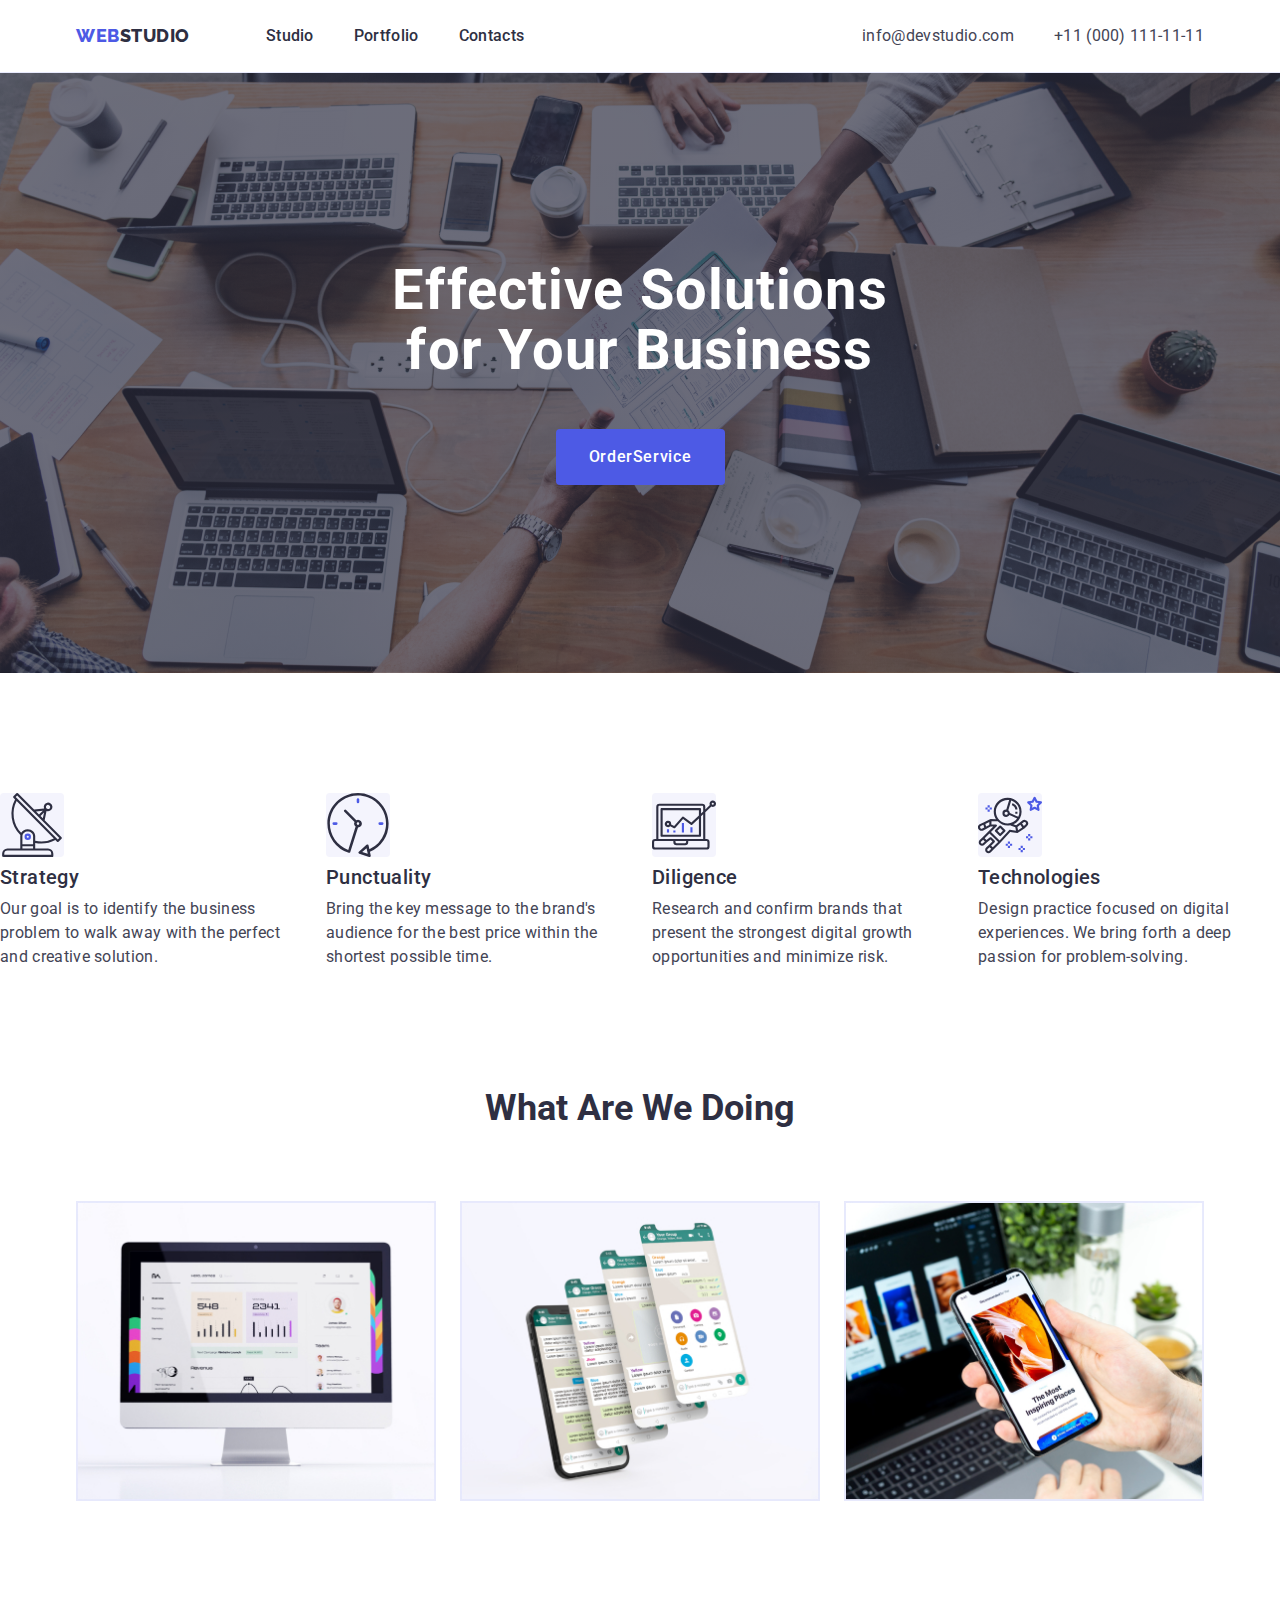
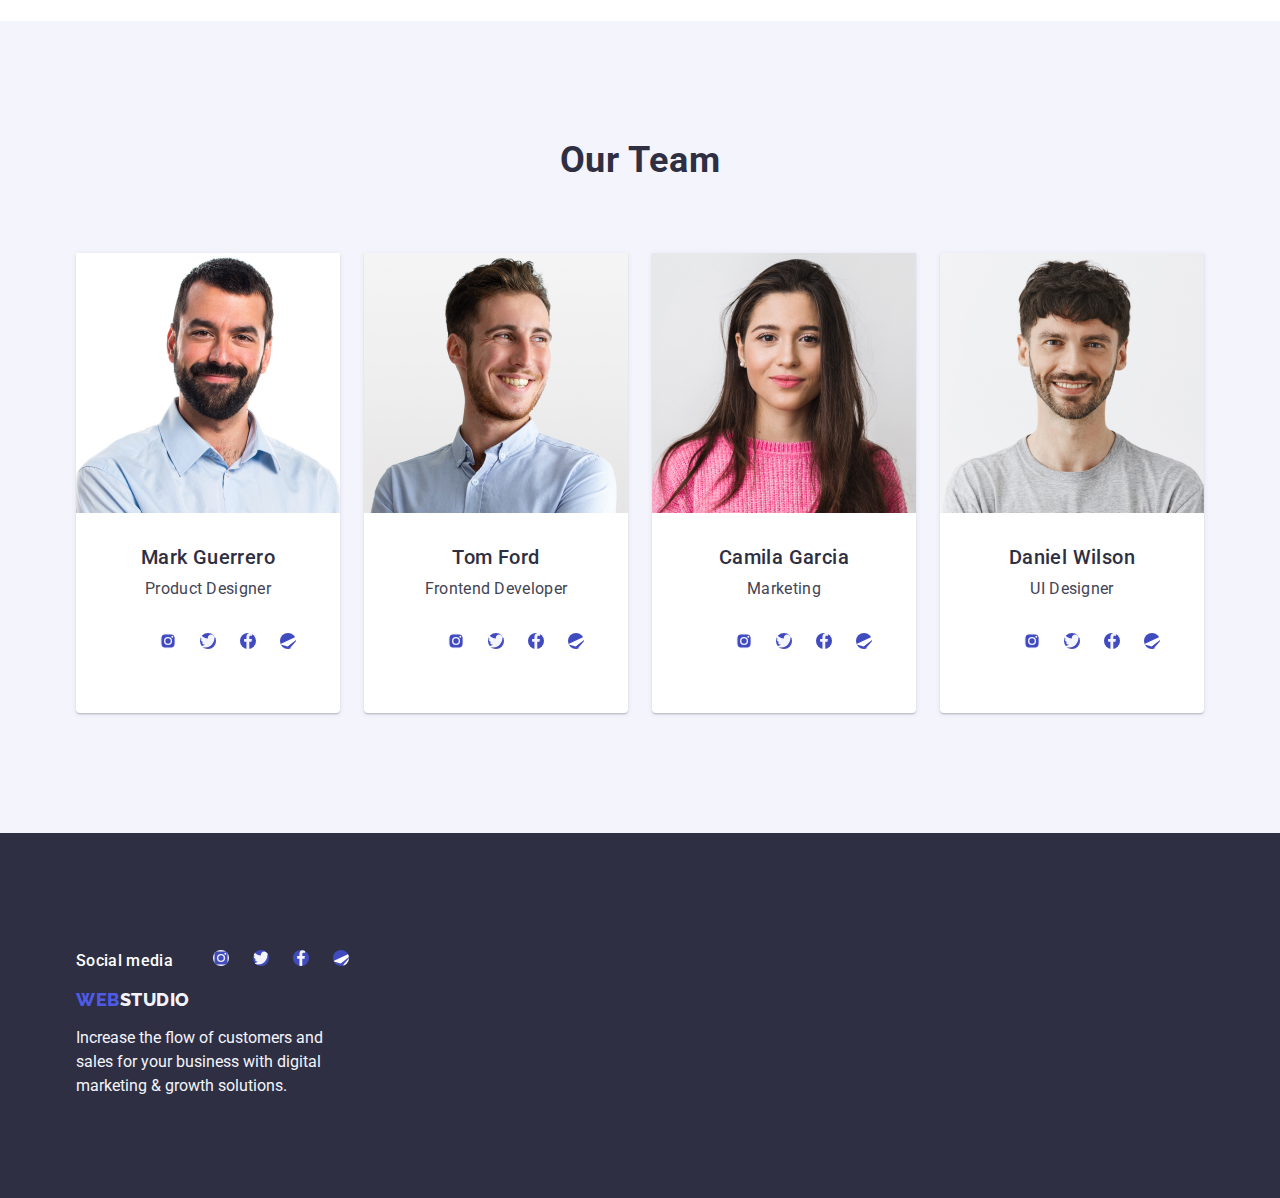
<file: index.html>
<!DOCTYPE html>
<html lang="en">

<head>
  <meta charset="UTF-8" />
  <meta http-equiv="X-UA-Compatible" content="IE=edge" />
  <meta name="viewport" content="width=device-width, initial-scale=1.0" />
  <title>Document</title>
  <link href="https://cdn.jsdelivr.net/npm/modern-normalize@1.1.0/modern-normalize.min.css" rel="stylesheet" />
  <link rel="preconnect" href="https://fonts.googleapis.com" />
  <link rel="preconnect" href="https://fonts.gstatic.com" crossorigin />
  <link href="https://fonts.googleapis.com/css2?family=Raleway:wght@800&family=Roboto:wght@400;500;700;900&display=swap"
    rel="stylesheet" />
  <link rel="stylesheet" href="./css/styles.css" />
</head>

<body class="body">
  <header class="box">
    <div class="header-div container">
      <nav class="nav-nav">
        <a href="./index.html" class="logo link">Web<span class="span">Studio</span>
        </a>
        <ul class="list listt">
          <li class="menua">
            <a href="./index.html" class="menu link">Studio </a>
          </li>
          <li class="menua">
            <a href="./portfolio.html" class="menu link">Portfolio </a>
          </li>
          <li class="menua"><a href="" class="menu link">Contacts </a></li>
        </ul>
      </nav>
      <address class="adress">
        <ul class="list listt">
          <li class="malto">
            <a class="adress link" href="mailto:info@devstudio.com">info@devstudio.com</a>
          </li>
          <li class="tel">
            <a class="adress link" href="tel:+110001111111">+11 (000) 111-11-11</a>
          </li>
        </ul>
      </address>
    </div>
  </header>
  <main>
    <section class="mainsection">
      <div class="container">
        <h1 class="maintext">Effective Solutions for Your Business</h1>
        <button class="btn" type="button">OrderService</button>
      </div>
    </section>
    <section class="mainsection-two">
      <div class="container"></div>
        <h2 class="arks visually-hidden">about</h2>
        <ul class="list two section-twostrategy">
          <li class="section-twostrategy">
            <div class="ikonStrategy"></div>
            <h3 class="strategy">Strategy</h3>
            <p class="strategytext">
              Our goal is to identify the business problem to walk away with
              the perfect and creative solution.
            </p>
          </li>
          <li class="section-twostrategy">
            <div class="ikonPunctuality"></div>
            <h3 class="strategy">Punctuality</h3>
            <p class="strategytext">
              Bring the key message to the brand's audience for the best price
              within the shortest possible time.
            </p>
          </li>
          <li class="section-twostrategy">
            <div class="ikonDiligence"></div>
            <h3 class="strategy">Diligence</h3>
            <p class="strategytext">
              Research and confirm brands that present the strongest digital
              growth opportunities and minimize risk.
            </p>
          </li>
          <li class="section-twostrategy">
            <div class="ikonTechnologies"></div>
            <h3 class="strategy">Technologies</h3>
            <p class="strategytext">
              Design practice focused on digital experiences. We bring forth a
              deep passion for problem-solving.
            </p>
          </li>
        </ul>
      </div>
    </section>
    <section class="jobe">
      <div class="container">
        <h2 class="ourjobe">What are we doing</h2>
        <ul class="list">
          <li class="three">
            <img class="photo" src=./images/images3.jpg alt="comp" width="360" height="300">
          </li>
          <li class="three">
            <img class="photo" src=./images/images2.jpg alt="add" width="360" height="300">
          </li>
          <li class="three">
            <img class="photo" src=./images/images1.jpg alt="mob" width="360" height="300">
          </li>
        </ul>
      </div>
    </section>
    <section class="team">
      <div class="container">
        <h2 class="teamtext">Our Team</h2>
        <ul class="list">
          <li class="back">
            <img class="bac" src=./images/img-3.jpg alt="Mark Guerrero" width="264">
            <div class="person">
              <h3 class="name">Mark Guerrero</h3>
              <p class="work">Product Designer</p>
              <div class="seti">
                <ul class="ikon">
                  <il class="instagram"> 
                  </il>
                  <li class="twitter">
                  </li>
                  <li class="facebook">
                  </li>
                  <li class="in">
                  </li>
                </ul>
              </div>
            </div>
          </li>
          <li class="back">
            <img class="bac" src=./images/img-2.jpg alt="Tom Ford" width="264">
            <div class="person">
              <h3 class="name">Tom Ford</h3>
              <p class="work">Frontend Developer</p>
              <div class="seti">
                <ul class="ikon">
                  <il class="instagram"> 
                  </il>
                  <li class="twitter">
                  </li>
                  <li class="facebook">
                  </li>
                  <li class="in">
                  </li>
                </ul>
              </div>
            </div>
          </li>
          <li class="back">
            <img class="bac" src=./images/img-1.jpg alt="Camila Garcia" width="264">
            <div class="person">
              <h3 class="name">Camila Garcia</h3>
              <p class="work">Marketing</p>
              <div class="seti">
                <ul class="ikon">
                  <il class="instagram"> 
                  </il>
                  <li class="twitter">
                  </li>
                  <li class="facebook">
                  </li>
                  <li class="in">
                  </li>
                </ul>
              </div>
            </div>
          </li>
          <li class="back">
            <img class="bac" src=./images/img.jpg alt="Daniel Wilson" width="264">
            <div class="person">
              <h3 class="name">Daniel Wilson</h3>
              <p class="work">UI Designer</p>
              <div class="seti">
                <ul class="ikon">
                  <il class="instagram"> 
                  </il>
                  <li class="twitter">
                  </li>
                  <li class="facebook">
                  </li>
                  <li class="in">
                  </li>
                </ul>
              </div>
            </div>
          </li>
        </ul>
      </div>
    </section>
  </main>
  <footer class="footer">
    <div class="container">
      <div class="Socialmedia"> 
      <p class="psocialmedia">Social media</p>
      <ul class="ikon">
        <il class="instagram"> 
        </il>
        <li class="twitter">
        </li>
        <li class="facebook">
        </li>
        <li class="in">
        </li>
      </ul>
    </div>
      <a href="./index.html" class="logoo link">Web<span class="span-footer">Studio</span></a>
      <p class="footer-text">
        Increase the flow of customers and sales for your business with
        digital marketing & growth solutions.
      </p>
    </div>
  </footer>
</body>

</html>
</file>
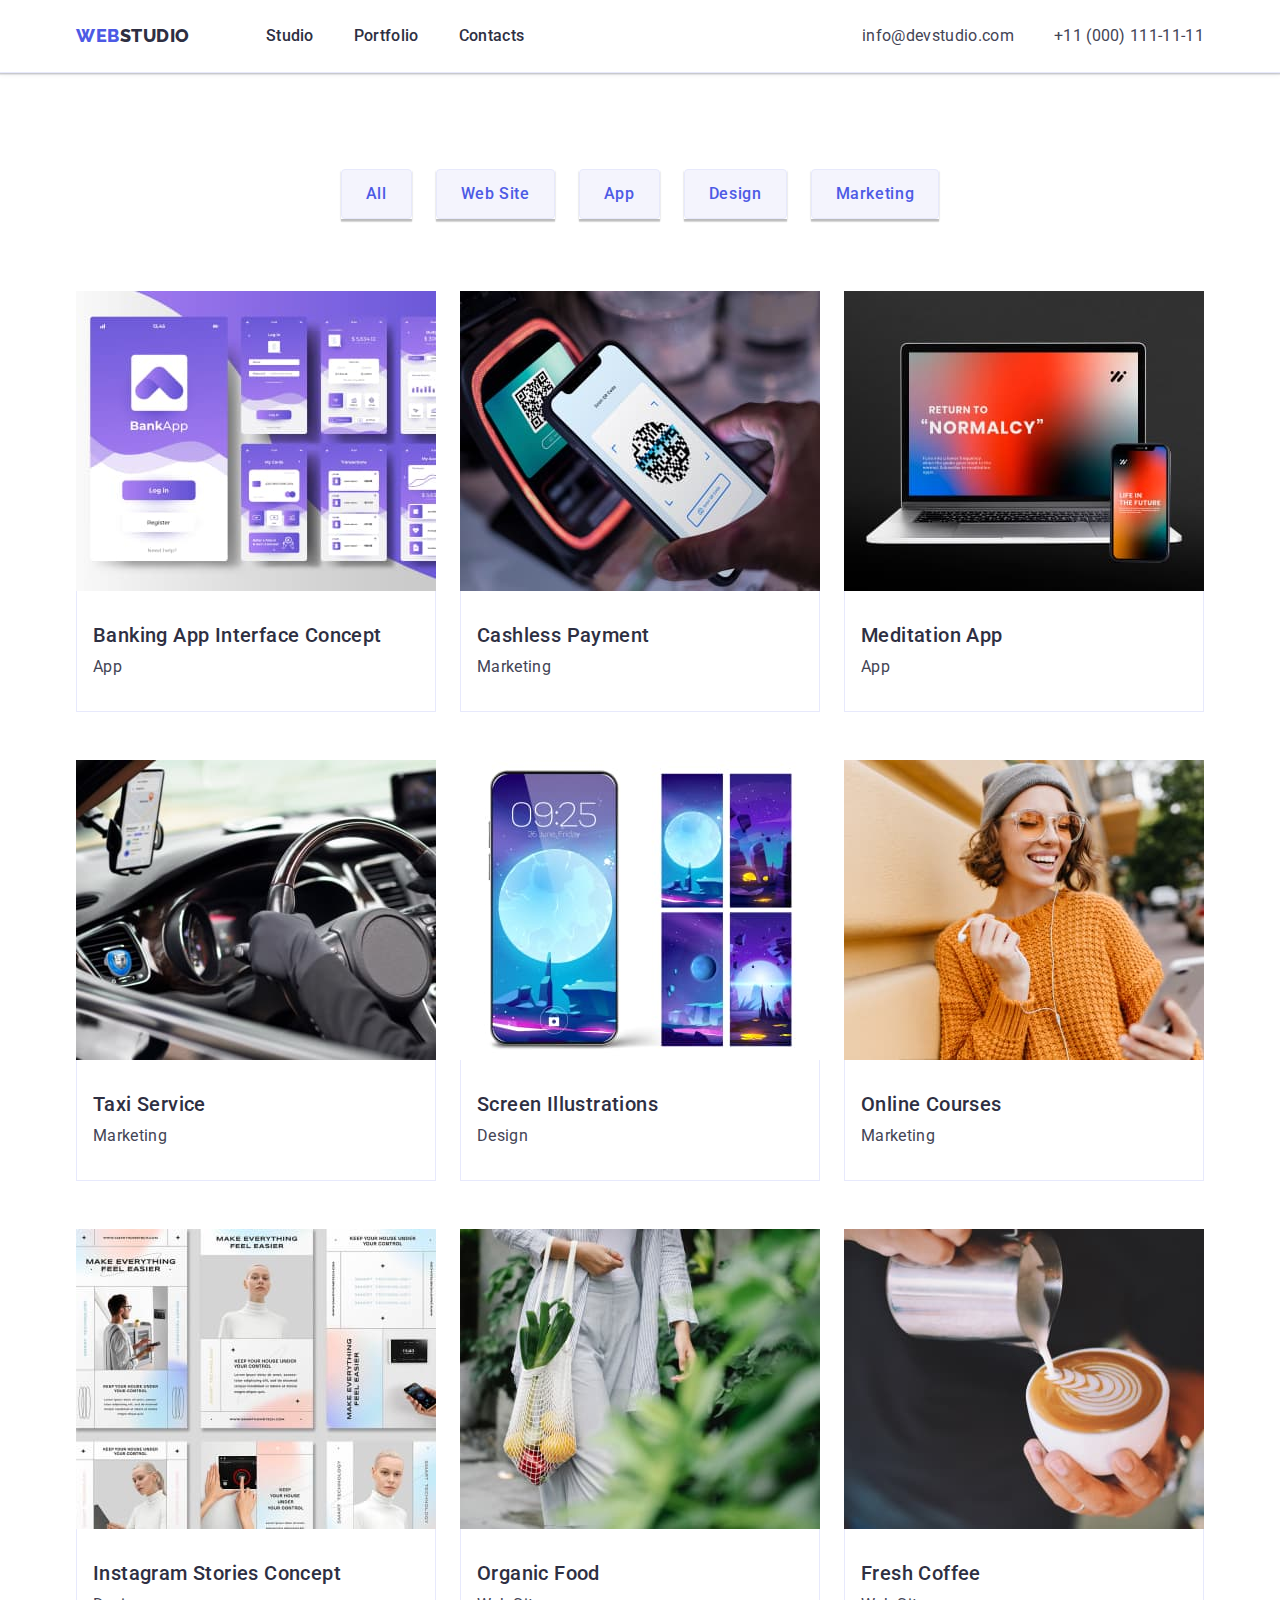
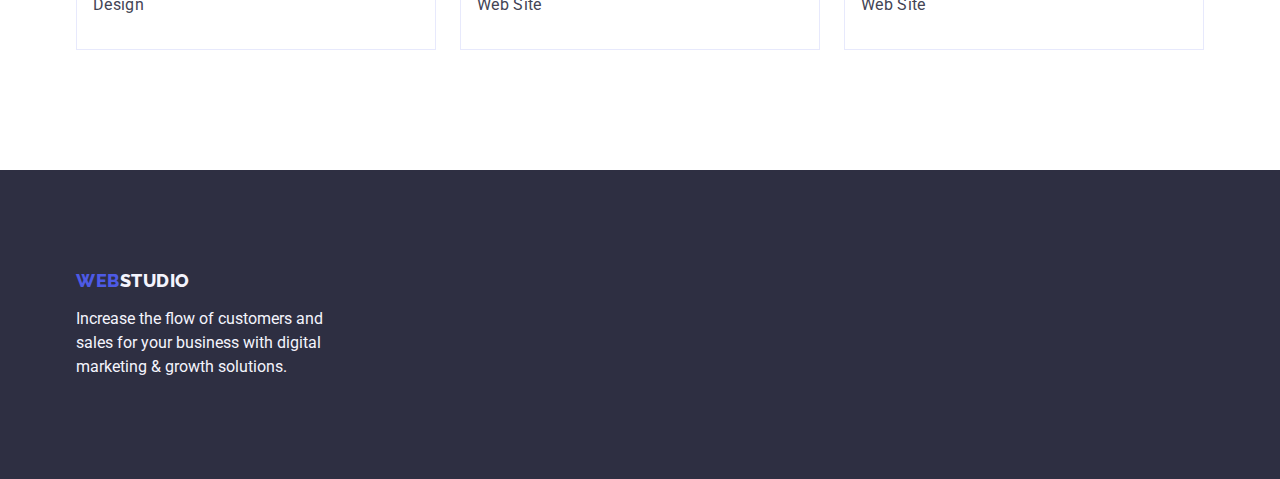
<file: portfolio.html>
<!DOCTYPE html>
<html lang="en">

<head>
    <meta charset="UTF-8">
    <meta http-equiv="X-UA-Compatible" content="IE=edge">
    <meta name="viewport" content="width=device-width, initial-scale=1.0">
    <title>Document</title>
    <link href="https://cdn.jsdelivr.net/npm/modern-normalize@1.1.0/modern-normalize.min.css" rel="stylesheet">
    <link rel="preconnect" href="https://fonts.googleapis.com">
    <link rel="preconnect" href="https://fonts.gstatic.com" crossorigin>
    <link
        href="https://fonts.googleapis.com/css2?family=Raleway:wght@800&family=Roboto:wght@400;500;700;900&display=swap"
        rel="stylesheet">
    <link rel="stylesheet" href="./css/styles.css" />
</head>

<body class="body">
    <header class="box">
        <div class="header-div container">
            <nav class="nav-nav">
                <a href="./index.html" class="logo link">Web<span class="span">Studio</span>
                </a>
                <ul class="list listt">
                    <li class="menua">
                        <a href="./index.html" class="menu link">Studio </a>
                    </li>
                    <li class="menua">
                        <a href="./portfolio.html" class="menu link">Portfolio </a>
                    </li>
                    <li class="menua"><a href="" class="menu link">Contacts </a></li>
                </ul>
            </nav>
            <address class="adress">
                <ul class="list listt">
                    <li class="malto">
                        <a class="adress link" href="mailto:info@devstudio.com">info@devstudio.com</a>
                    </li>
                    <li class="tel">
                        <a class="adress link" href="tel:+110001111111">+11 (000) 111-11-11</a>
                    </li>
                </ul>
            </address>
        </div>
    </header>
    <main>
        <section class="menuport">
            <div class="container">
                <h1 class="botn visually-hidden">botn</h1>
                <ul class="listportt">
                    <li class="knopka"><button type="button" class="search-btn">All</button> </li>
                    <li class="knopka"><button type="button" class="search-btn">Web Site</button> </li>
                    <li class="knopka"><button type="button" class="search-btn">App</button> </li>
                    <li class="knopka"><button type="button" class="search-btn">Design</button></li>
                    <li class="knopka"><button type="button" class="search-btn">Marketing</button> </li>
                </ul>
                <ul class="listport">
                    <li class="personand">
                        <a href="#" class="webs link">
                            <img src="./images/imge-9.jpg" alt="app">
                            <div class="personimg">
                                <h2 class="name">Banking App Interface Concept</h2>
                                <p class="work">App</p>
                            </div>
                        </a>
                    </li>
                    <li class="personand">
                        <a href="#" class="webs link">
                            <img src="./images/imge-8.jpg" alt="app">
                            <div class="personimg">
                                <h2 class="name">Cashless Payment</h2>
                                <p class="work">Marketing</p>
                            </div>
                        </a>
                    </li>
                    <li class="personand">
                        <a href="#" class="webs link">
                            <img src="./images/imge-7.jpg" alt="app">
                            <div class="personimg">
                                <h2 class="name">Meditation App</h2>
                                <p class="work">App</p>
                            </div>
                        </a>
                    </li>
                    <li class="personand">
                        <a href="#" class="webs link">
                            <img src="./images/imge-6.jpg" alt="app">
                            <div class="personimg">
                                <h2 class="name">Taxi Service</h2>
                                <p class="work">Marketing</p>
                            </div>
                        </a>
                    </li>
                    <li class="personand">
                        <a href="#" class="webs link">
                            <img src="./images/imge-5.jpg" alt="app">
                            <div class="personimg">
                                <h2 class="name">Screen Illustrations</h2>
                                <p class="work">Design</p>
                            </div>
                        </a>
                    </li>
                    <li class="personand">
                        <a href="#" class="webs link">
                            <img src="./images/imge-4.jpg" alt="app">
                            <div class="personimg">
                                <h2 class="name">Online Courses</h2>
                                <p class="work">Marketing</p>
                            </div>
                        </a>
                    </li>
                    <li class="personand">
                        <a href="#" class="webs link">
                            <img src="./images/imge-3.jpg" alt="app">
                            <div class="personimg">
                                <h2 class="name">Instagram Stories Concept</h2>
                                <p class="work">Design</p>
                            </div>
                        </a>
                    </li>
                    <li class="personand">
                        <a href="#" class="webs link">
                            <img src="./images/imge-2.jpg" alt="app">
                            <div class="personimg">
                                <h2 class="name">Organic Food</h2>
                                <p class="work">Web Site</p>
                            </div>
                        </a>
                    </li>
                    <li class="personand">
                        <a href="#" class="webs link">
                            <img src="./images/imge-1.jpg" alt="app">
                            <div class="personimg">
                                <h2 class="name">Fresh Coffee</h2>
                                <p class="work">Web Site</p>
                            </div>
                        </a>
                    </li>
                </ul>
            </div>
        </section>
    </main>
    <footer class="footer">
        <div class="container">
            <a href="./index.html" class="logoo link">Web<span class="span-footer">Studio</span></a>
            <p class="footer-text">
                Increase the flow of customers and sales for your business with
                digital marketing & growth solutions.
            </p>
        </div>
    </footer>
</body>

</html>
</file>
<file: css/styles.css>
:root {
  --brend: #4d5ae5;
  --dark: #2e2f42;
  --white: #ffffff;
  --btn: #4d5ae5;
  --iris: #4d5ae5;
  --cold: #f4f4fd;
  --ocian: #404bbf;
  --slate: #434455;
}

.visually-hidden {
  position: absolute;
  width: 1px;
  height: 1px;
  margin: -1px;
  border: 0;
  padding: 0;
  white-space: nowrap;
  clip-path: inset(100%);
  clip: rect(0 0 0 0);
  overflow: hidden;
}

.arks {
  visibility: hidden;
  margin-bottom: 8px;
}

.botn {
  visibility: hidden;
  margin: 0;
  margin-bottom: 8px;
}

img {
  display: block;
}

.body {
  font-family: "Roboto", sans-serif;
  color: var(--slate);
  background-color: var(--white);
}

.logo {
  font-family: "Raleway", sans-serif;
  font-weight: 800;
  font-size: 18px;
  line-height: 1.17;
  color: var(--brend);
  letter-spacing: 0.03em;
  text-transform: uppercase;
  margin-right: 76px;
  display: inline-block;
}

.logoo {
  font-family: "Raleway", sans-serif;
  font-weight: 800;
  font-size: 18px;
  line-height: 1.17;
  color: var(--brend);
  letter-spacing: 0.03em;
  text-transform: uppercase;
  display: inline-block;
  margin-bottom: 16px;

}

.link {
  text-decoration: none;
}

.link:hover {
  color: var(--ocian);
}

.link:focus {
  color: var(--ocian);
}

.span {
  color: var(--dark);
}

.menu {
  font-weight: 500;
  font-size: 16px;
  line-height: 1.5;
  letter-spacing: 0.02em;
  color: var(--dark);
  padding: 24px 0;
  display: inline-block;
}

.menu:hover {
  color: var(--ocian);
}

.menu:focus {
  color: var(--ocian);
}

.list {
  list-style: none;
  gap: 24px;
  display: flex;
  margin: 0;
  padding-left: 0;
}

.listt {
  gap: 40px;
}

.adres {
  font-style: normal;
}

.mail {
  font-style: normal;
  font-weight: 400;
  font-size: 16px;
  line-height: 24px;
  letter-spacing: 0.02em;
  color: var(--dark);
}

.adress {
  font-style: normal;
  line-height: 1.5;
  letter-spacing: 0.02em;
  color: var(--slate);
  margin-left: auto;
}

.adress:hover {
  color: var(--ocian);
}

.adress:focus {
  color: var(--ocian);
}

.mainsection {
  max-width: 1440px;
  background: var(--dark);
  padding: 188px 0;
  background-repeat: no-repeat;
  background-position: center;
  background-size: cover;
  margin-left: auto;
  margin-right: auto;
  background-image: linear-gradient(rgba(46, 47, 66, 0.7), rgba(46, 47, 66, 0.7)),
    url(../images/people-office\ 1.png);

}

.maintext {
  font-weight: 700;
  font-size: 56px;
  line-height: 1.07;
  text-align: center;
  letter-spacing: 0.02em;
  color: var(--white);
  max-width: 496px;
  margin: 0;
  margin-left: auto;
  margin-right: auto;
  margin-bottom: 48px;
}

.btn {
  cursor: pointer;
  background: var(--brend);
  font-family: "Roboto", sans-serif;
  font-style: normal;
  font-weight: 500;
  font-size: 16px;
  line-height: 24px;
  letter-spacing: 0.04em;
  color: var(--white);
  display: block;
  min-width: 169px;
  height: 56px;
  border: none;
  background-color: var(--btn);
  border-radius: 4px;
  cursor: pointer;
  margin: 0;
  margin-left: auto;
  margin-right: auto;
}

.btn:hover {
  background-color: var(--ocian);
}

.btn:focus {
  background-color: var(--ocian);
}

.strategy {
  font-weight: 500;
  font-size: 20px;
  line-height: 24px;
  letter-spacing: 0.02em;
  color: var(--dark);
  margin: 0;
  margin-bottom: 8px;
}

.strategytext {
  font-weight: 400;
  font-size: 16px;
  line-height: 24px;
  letter-spacing: 0.02em;
  color: var(--slate);
  margin: 0;
}

.punctuality {
  font-weight: 500;
  font-size: 20px;
  line-height: 24px;
  letter-spacing: 0.02em;
  color: var(--dark);
}

.punctualitytext {
  font-weight: 400;
  font-size: 16px;
  line-height: 24px;
  letter-spacing: 0.02em;
  color: var(--slate);
}

.diligence {
  font-weight: 500;
  font-size: 20px;
  line-height: 24px;
  letter-spacing: 0.02em;
  color: var(--dark);
  flex: none;
  order: 0;
  flex-grow: 0;
}

.diligencetext {
  font-weight: 400;
  font-size: 16px;
  line-height: 24px;
  letter-spacing: 0.02em;
  color: var(--slate);
  flex: none;
  order: 1;
  flex-grow: 0;
}

.technologies {
  font-weight: 500;
  font-size: 20px;
  line-height: 24px;
  letter-spacing: 0.02em;
  color: var(--dark);
}

.technologiestext {
  font-weight: 400;
  font-size: 16px;
  line-height: 24px;
  letter-spacing: 0.02em;
  color: var(--slate);
  flex: none;
  order: 1;
  flex-grow: 0;
}

.ourjobe {
  text-transform: capitalize;
  font-weight: 700;
  font-size: 36px;
  line-height: 1.11;
  text-align: center;
  color: var(--dark);
  margin: 0;
  margin-bottom: 72px;
}

.team {
  background-color: var(--cold);
  padding: 120px 0;
}

.teamtext {
  background-color: var(--cold);
  font-weight: 700;
  font-size: 36px;
  line-height: 1.11;
  text-align: center;
  letter-spacing: 0.02em;
  text-transform: capitalize;
  color: var(--dark);
  margin: 0;
  margin-bottom: 72px;
}

.back {
  background-color: var(--white);
  margin: 0;
  padding-left: 0;
  border-radius: 0px 0px 4px 4px;
  box-shadow:0px 1px 6px rgba(46, 47, 66, 0.08), 0px 1px 1px rgba(46, 47, 66, 0.16), 0px 2px 1px rgba(46, 47, 66, 0.08);
}

.bac {
  background-color: var(--cold);
}

.knopka {
  margin: 0;
  padding-left: 0;
  box-shadow:0px 3px 1px rgba(0, 0, 0, 0.1), 0px 2px 1px rgba(0, 0, 0, 0.08), 0px 2px 2px rgba(0, 0, 0, 0.12);
}

.name {
  font-weight: 500;
  font-size: 20px;
  line-height: 24px;
  letter-spacing: 0.02em;
  color: var(--dark);
  margin: 0;
  margin-bottom: 8px;
}

.work {
  font-weight: 400;
  font-size: 16px;
  line-height: 24px;
  letter-spacing: 0.02em;
  color: var(--slate);
  margin: 0;
}

.footer {
  background: var(--dark);
  padding: 100px 0;
}

.span-footer {
  font-family: "Raleway", sans-serif;
  font-weight: 800;
  font-size: 18px;
  line-height: 21px;
  color: var(--cold);
  line-height: 1.17;
  letter-spacing: 0.03em;
  text-transform: uppercase;
  margin: 0;
}

.footer-text {
  font-weight: 400;
  font-size: 16px;
  line-height: 24px;
  color: var(--cold);
  max-width: 264px;
  margin: 0;
}

.search-btn {
  font-family: "Roboto", sans-serif;
  font-style: normal;
  font-weight: 500;
  font-size: 16px;
  line-height: 24px;
  letter-spacing: 0.04em;
  color: var(--brend);
  box-sizing: border-box;
  background: var(--cold);
  border: 1px solid #e7e9fc;
  border-radius: 4px;
  cursor: pointer;
  padding: 12px 24px;
}

.search-btn:hover {
  color: var(--white);
  background-color: var(--ocian);
  border: 1px solid transparent;
}

.search-btn:focus {
  color: var(--white);
  background-color: var(--ocian);
  border: 1px solid transparent;
}

.box {
  border-bottom: 1px solid #e7e9fc;
  box-shadow: 0px 2px 1px rgba(46, 47, 66, 0.08), 0px 1px 1px rgba(46, 47, 66, 0.16), 0px 1px 6px rgba(46, 47, 66, 0.08);
}

.header-div {
  display: flex;
  align-items: center;
}

.container {
  width: 1158px;
  padding: 0 15px;
  margin: 0 auto;

}

.nav-nav {
  display: flex;
  align-items: center;
  display: flex;
}

.menua {
  padding-left: 0;
  margin: 0;
}

.malto {
  margin: 0;
  padding-left: 0;
}

.tel {
  margin: 0;
  padding-left: 0;
}

.mainsection-two {
  padding: 120px 0;
}

.two {
  gap: 24px;
}

.jobe {
  padding-bottom: 120px;
}

.section-twostrategy {
  margin: 0px;
  padding-left: 0;
  flex-basis: calc((100% - 72px) / 4);
}

.three {
  width: calc((100% - 48px) / 3);
  margin: 0;
}

.person {
  text-align: center;
  padding: 32px 16px;
  border-radius: 0px 0px 4px 4px;
}

.photo {
  width: 360px;
  height: 300px;
  border: 1px solid #e7e9fc;
}

.menuport {
  padding: 96px 0 120px;
}

.listport {
  display: flex;
  list-style: none;
  flex-wrap: wrap;
  row-gap: 48px;
  margin: 0;
  gap: 48px;
  column-gap: 24px;
  padding: 0;
  padding-left: 0;
}

.listportt {
  justify-content: center;
  padding: 0px;
  gap: 24px;
  list-style: none;
  display: flex;
  flex-direction: row;
  align-items: flex-start;
  margin: 0;
  margin-bottom: 72px;
  padding-left: 0;
}

.personimg {
  padding: 32px 16px;
  border: 1px solid #e7e9fc;
  border-top: none;
}

.personand {
  width: calc((100% - 48px) / 3);
}
.ikonStrategy {
  display: flex;
  align-items: center;
  justify-content: center;
  height: 112px;
  background-color: #f4f4fd;
  border-radius: 4px;
  margin-bottom: 8px;
  background-image:url(../images/antenna\ 1.svg);
  width: 64px;
  height: 64px;
}
.ikonPunctuality {
  display: flex;
  align-items: center;
  justify-content: center;
  height: 112px;
  background-color: #f4f4fd;
  border-radius: 4px;
  margin-bottom: 8px;
  background-image:url(../images/clock\ 1.svg);
  width: 64px;
  height: 64px;
}
.ikonDiligence {
  display: flex;
  align-items: center;
  justify-content: center;
  height: 112px;
  background-color: #f4f4fd;
  border-radius: 4px;
  margin-bottom: 8px;
  background-image:url(../images/diagram\ 1.svg);
  width: 64px;
  height: 64px;
}
.ikonTechnologies {
  display: flex;
  align-items: center;
  justify-content: center;
  height: 112px;
  background-color: #f4f4fd;
  border-radius: 4px;
  margin-bottom: 8px;
  background-image:url(../images/astronaut\ 1.svg);
  width: 64px;
  height: 64px;
}
.seti {
  padding: 32px 0;
}
.ikon {
  display: flex;
  justify-content: center;
  gap: 24px;
}
.instagram {
  background-color:#4d5ae5;
  border-radius:50%;
  display: flex;
  align-items: center;
  justify-content: center;
  background-color: #404bbf;
  width:16px;
  height:16px;
  fill:#f4f4fd;
  background-image: url(../images/instagram\ 2.svg);
}
.twitter {
  background-color:#4d5ae5;
  border-radius:50%;
  display: flex;
  align-items: center;
  justify-content: center;
  background-color: #404bbf;
  width:16px;
  height:16px;
  fill:#f4f4fd;
  background-image: url(../images/twitter\ 1.svg);
}
.facebook {
  background-color:#4d5ae5;
  border-radius:50%;
  display: flex;
  align-items: center;
  justify-content: center;
  background-color: #404bbf;
  width:16px;
  height:16px;
  fill:#f4f4fd;
  background-image: url(../images/facebook\ 1.svg);
}
.in {
  background-color:#4d5ae5;
  border-radius:50%;
  display: flex;
  align-items: center;
  justify-content: center;
  background-color: #404bbf;
  width:16px;
  height:16px;
  fill:#f4f4fd;
  background-image: url(../images/icon\ send.svg);
}
.Socialmedia {
  display: flex;
  align-items: baseline;
  margin-right: 120px;

}
.psocialmedia {
  font-weight: 500;
  font-size: 16px;
  line-height: 1.5;
  letter-spacing: 0.02em;
  color:#FFFFFF;
  margin-bottom: 16px;
}
</file>
